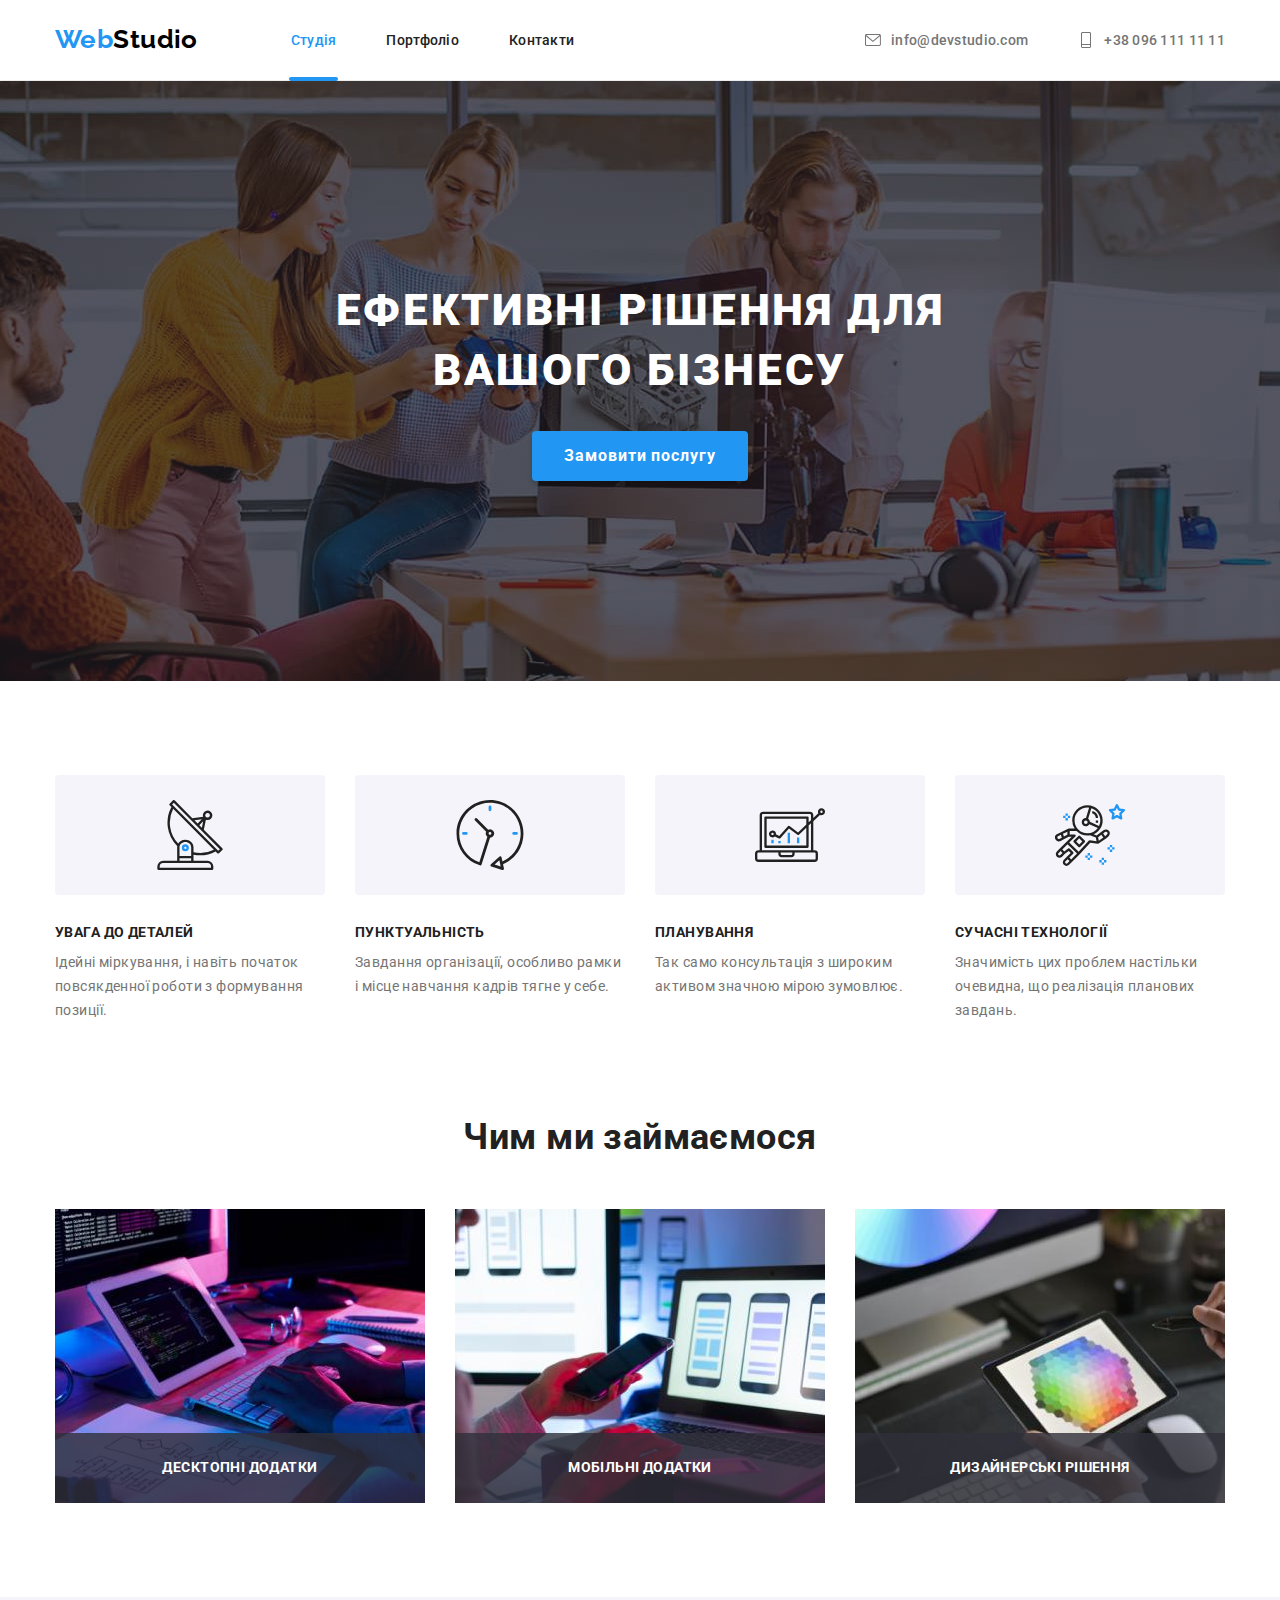
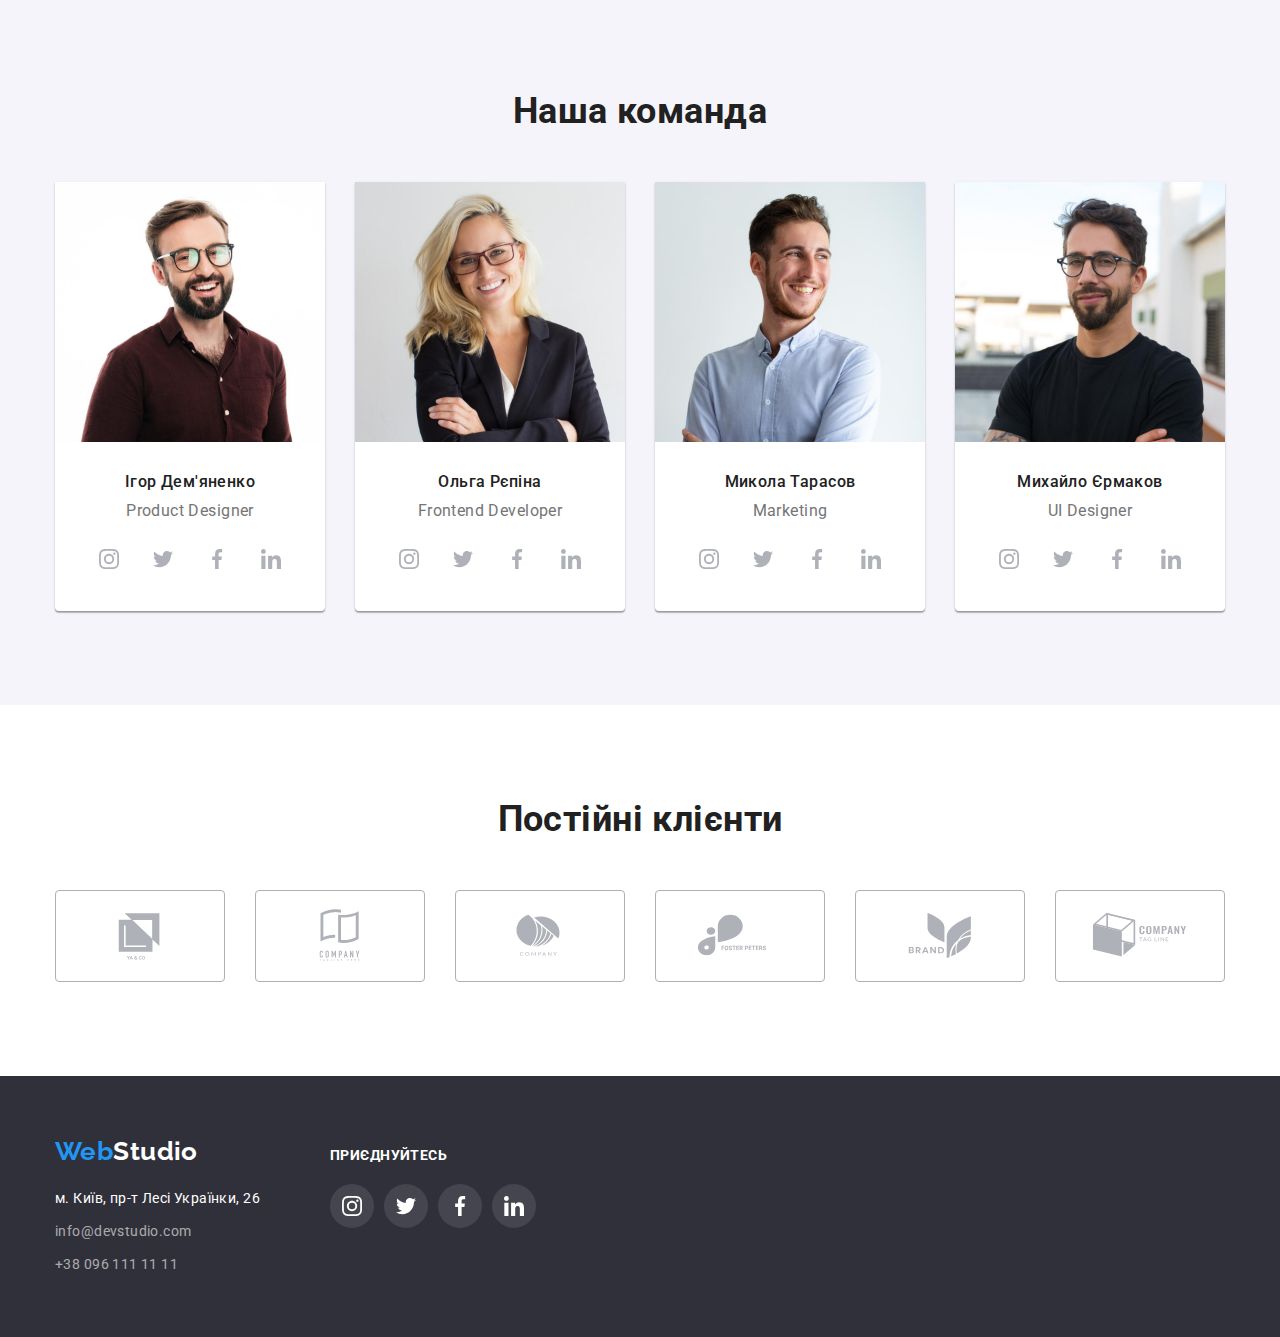
<file: index.html>
<!DOCTYPE html>

<html lang="uk">
	<head>
		<meta charset="UTF-8" />
		<meta http-equiv="X-UA-Compatible" content="IE=edge" />
		<meta name="viewport" content="width=device-width, initial-scale=1.0" />
		<title>Студія</title>
		<link rel="preconnect" href="https://fonts.googleapis.com" />
		<link rel="preconnect" href="https://fonts.gstatic.com" crossorigin />
		<link
			href="https://fonts.googleapis.com/css2?family=Montserrat:wght@400;700&family=Raleway:wght@700&family=Roboto:wght@400;500;700&display=swap"
			rel="stylesheet"
		/>
		<link
			rel="stylesheet"
			href="https://cdnjs.cloudflare.com/ajax/libs/modern-normalize/1.1.0/modern-normalize.min.css"
		/>
		<link rel="stylesheet" href="./css/styles.css" />
	</head>

	<body>
		<!-- ---------ШАПКА САЙТУ--------- -->

		<header class="header">
			<div class="container-header container">
				<nav class="header-nav">
					<a href="./index.html" lang="en" class="logo-link link">
						<span class="logo-web">Web</span><span class="logo-studio">Studio</span>
					</a>
					<!-- ---------Навігація по сайту--------- -->
					<ul class="header-nav-list list">
						<li class="nav-list-item">
							<a href="./index.html" class="nav-link link current">Студія</a>
						</li>
						<li class="nav-list-item">
							<a href="./portfolio.html" class="nav-link link">Портфоліо</a>
						</li>
						<li class="nav-list-item">
							<a href="" class="nav-link link">Контакти</a>
						</li>
					</ul>
				</nav>

				<!-- ---------КОНТАКТИ--------- -->

				<ul class="contacts-list list">
					<li class="contacts-list-item">
						<a href="mailto:info@devstudio.com" class="contacts-list-item-mail link">
							<svg class="mail-icon icon" width="16" height="12">
								<use href="./images/symbol-defs-new.svg#icon-envelope"></use>
							</svg>
							info@devstudio.com
						</a>
					</li>

					<li class="contacts-list-item">
						<a href="tel:+380961111111" class="contacts-list-item-tel link">
							<svg class="phone-icon icon" width="10" height="16">
								<use href="./images/symbol-defs-new.svg#icon-Mobile"></use></svg
							>+38 096 111 11 11
						</a>
					</li>
				</ul>
			</div>
		</header>

		<!-- ---------ОСНОВНИЙ КОНТЕНТ--------- -->

		<main class="main">
			<!-- ---------ГЕРОЙ--------- -->

			<section class="section-hero overlay">
				<div class="container">
					<h1 class="section-hero-title title">Ефективні рішення для вашого бізнесу</h1>

					<button type="button" data-modal-open class="section-hero-btn btn primary">Замовити послугу</button>
				</div>
			</section>

			<!-- ---------ОСОБЛИВОСТІ РОБОТИ--------- -->

			<section class="section-features section">
				<!-- Прихований заголовок -->

				<div class="container">
					<h2 class="visually-hidden">Особливості роботи</h2>
					<ul class="features-list list">
						<li class="features-list-item">
							<div class="features-list-box-icon">
								<svg class="features-list-icon" width="70" height="70">
									<use href="./images/symbol-defs-new.svg#icon-satel-plate"></use>
								</svg>
							</div>
							<h3 class="features-list-title title">УВАГА ДО ДЕТАЛЕЙ</h3>
							<p class="features-list-text text">
								Ідейні міркування, і навіть початок повсякденної роботи з формування позиції.
							</p>
						</li>

						<li class="features-list-item">
							<div class="features-list-box-icon">
								<svg class="features-list-icon" width="70" height="70">
									<use href="./images/symbol-defs-new.svg#icon-Clock"></use>
								</svg>
							</div>

							<h3 class="features-list-title title">ПУНКТУАЛЬНІСТЬ</h3>
							<p class="features-list-text text">
								Завдання організації, особливо рамки і місце навчання кадрів тягне у себе.
							</p>
						</li>

						<li class="features-list-item">
							<div class="features-list-box-icon">
								<svg class="features-list-icon" width="70" height="70">
									<use href="./images/symbol-defs-new.svg#icon-Planner"></use>
								</svg>
							</div>

							<h3 class="features-list-title title">ПЛАНУВАННЯ</h3>
							<p class="features-list-text text">Так само консультація з широким активом значною мірою зумовлює.</p>
						</li>

						<li class="features-list-item">
							<div class="features-list-box-icon">
								<svg class="features-list-icon" width="70" height="70">
									<use href="./images/symbol-defs-new.svg#icon-Cosm"></use>
								</svg>
							</div>

							<h3 class="features-list-title title">СУЧАСНІ ТЕХНОЛОГІЇ</h3>
							<p class="features-list-text text">
								Значимість цих проблем настільки очевидна, що реалізація планових завдань.
							</p>
						</li>
					</ul>
				</div>
			</section>

			<!-- ---------ЧИМ МИ ЗАЙМАЄМОСЬ---------  -->

			<section class="section-about section">
				<div class="container">
					<h2 class="section-about-title title">Чим ми займаємося</h2>

					<ul class="section-about-list list">
						<li class="about-list-item">
							<img src="./images/img-1.jpg" alt="Людина другує код сайта" width="370" height="294" />
							<p class="about-list-text">Десктопні додатки</p>
						</li>

						<li class="about-list-item">
							<img src="./images/img-2.jpg" alt="Розробка інтерфейсу для смартфонів" width="370" height="294" />
							<p class="about-list-text">Мобільні додатки</p>
						</li>

						<li class="about-list-item">
							<img src="./images/img-3.jpg" alt="Робота над вибором кольору на планшеті" width="370" height="294" />
							<p class="about-list-text">Дизайнерські рішення</p>
						</li>
					</ul>
				</div>
			</section>

			<!-- ---------НАША КОМАНДА--------- -->

			<section class="section-team section">
				<div class="container">
					<h2 class="section-team-title title">Наша команда</h2>

					<ul class="team-list list">
						<li class="team-item">
							<img src="./images/command-img-1.jpg" alt="Фото сотрудника" width="270" height="260" />
							<div class="card-team">
								<h3 class="team-item-title title">Ігор Дем'яненко</h3>
								<p lang="en" class="team-item-text text">Product Designer</p>
								<ul class="team-soc-link-list list">
									<li class="team-soc-link-item">
										<a href="#" target="_blank" rel="noopener nofollow noreferrer" class="team-soc-link link"
											><svg class="inst-link-icon icon" width="20" height="20">
												<use href="./images/symbol-defs-new.svg#icon-Insta"></use></svg
										></a>
									</li>
									<li class="team-soc-link-item">
										<a href="#" target="_blank" rel="noopener nofollow noreferrer" class="team-soc-link link"
											><svg class="twit-link-icon icon" width="20" height="20">
												<use href="./images/symbol-defs-new.svg#icon-Twit"></use></svg
										></a>
									</li>
									<li class="team-soc-link-item">
										<a href="#" target="_blank" rel="noopener nofollow noreferrer" class="team-soc-link link"
											><svg class="fb-link-icon icon" width="20" height="20">
												<use href="./images/symbol-defs-new.svg#icon-FaceB"></use></svg
										></a>
									</li>
									<li class="team-soc-link-item">
										<a href="#" target="_blank" rel="noopener nofollow noreferrer" class="team-soc-link link"
											><svg class="in-link-icon icon" width="20" height="20">
												<use href="./images/symbol-defs-new.svg#icon-LinkIn"></use></svg
										></a>
									</li>
								</ul>
							</div>
						</li>

						<li class="team-item">
							<img src="./images/command-img-2.jpg" alt="Фото сотрудника" width="270" height="260" />

							<div class="card-team">
								<h3 class="team-item-title title">Ольга Рєпіна</h3>
								<p lang="en" class="team-item-text text">Frontend Developer</p>
								<ul class="team-soc-link-list list">
									<li class="team-soc-link-item">
										<a href="#" target="_blank" rel="noopener nofollow noreferrer" class="team-soc-link link"
											><svg class="inst-link-icon icon" width="20" height="20">
												<use href="./images/symbol-defs-new.svg#icon-Insta"></use></svg
										></a>
									</li>
									<li class="team-soc-link-item">
										<a href="#" target="_blank" rel="noopener nofollow noreferrer" class="team-soc-link link"
											><svg class="twit-link-icon icon" width="20" height="20">
												<use href="./images/symbol-defs-new.svg#icon-Twit"></use></svg
										></a>
									</li>
									<li class="team-soc-link-item">
										<a href="#" target="_blank" rel="noopener nofollow noreferrer" class="team-soc-link link"
											><svg class="fb-link-icon icon" width="20" height="20">
												<use href="./images/symbol-defs-new.svg#icon-FaceB"></use></svg
										></a>
									</li>
									<li class="team-soc-link-item">
										<a href="#" target="_blank" rel="noopener nofollow noreferrer" class="team-soc-link link"
											><svg class="in-link-icon icon" width="20" height="20">
												<use href="./images/symbol-defs-new.svg#icon-LinkIn"></use></svg
										></a>
									</li>
								</ul>
							</div>
						</li>

						<li class="team-item">
							<img src="./images/command-img-3.jpg" alt="Фото сотрудника" width="270" height="260" />

							<div class="card-team">
								<h3 class="team-item-title title">Микола Тарасов</h3>
								<p lang="en" class="team-item-text text">Marketing</p>
								<ul class="team-soc-link-list list">
									<li class="team-soc-link-item">
										<a href="#" target="_blank" rel="noopener nofollow noreferrer" class="team-soc-link link"
											><svg class="inst-link-icon icon" width="20" height="20">
												<use href="./images/symbol-defs-new.svg#icon-Insta"></use></svg
										></a>
									</li>
									<li class="team-soc-link-item">
										<a href="#" target="_blank" rel="noopener nofollow noreferrer" class="team-soc-link link"
											><svg class="twit-link-icon icon" width="20" height="20">
												<use href="./images/symbol-defs-new.svg#icon-Twit"></use></svg
										></a>
									</li>
									<li class="team-soc-link-item">
										<a href="#" target="_blank" rel="noopener nofollow noreferrer" class="team-soc-link link"
											><svg class="fb-link-icon icon" width="20" height="20">
												<use href="./images/symbol-defs-new.svg#icon-FaceB"></use></svg
										></a>
									</li>
									<li class="team-soc-link-item">
										<a href="#" target="_blank" rel="noopener nofollow noreferrer" class="team-soc-link link"
											><svg class="in-link-icon icon" width="20" height="20">
												<use href="./images/symbol-defs-new.svg#icon-LinkIn"></use></svg
										></a>
									</li>
								</ul>
							</div>
						</li>

						<li class="team-item">
							<img src="./images/command-img-4.jpg" alt="Фото сотрудника" width="270" height="260" />

							<div class="card-team">
								<h3 class="team-item-title title">Михайло Єрмаков</h3>
								<p lang="en" class="team-item-text text">UI Designer</p>
								<ul class="team-soc-link-list list">
									<li class="team-soc-link-item">
										<a href="#" target="_blank" rel="noopener nofollow noreferrer" class="team-soc-link link"
											><svg class="inst-link-icon icon" width="20" height="20">
												<use href="./images/symbol-defs-new.svg#icon-Insta"></use></svg
										></a>
									</li>
									<li class="team-soc-link-item">
										<a href="#" target="_blank" rel="noopener nofollow noreferrer" class="team-soc-link link"
											><svg class="twit-link-icon icon" width="20" height="20">
												<use href="./images/symbol-defs-new.svg#icon-Twit"></use></svg
										></a>
									</li>
									<li class="team-soc-link-item">
										<a href="#" target="_blank" rel="noopener nofollow noreferrer" class="team-soc-link link"
											><svg class="fb-link-icon icon" width="20" height="20">
												<use href="./images/symbol-defs-new.svg#icon-FaceB"></use></svg
										></a>
									</li>
									<li class="team-soc-link-item">
										<a href="#" target="_blank" rel="noopener nofollow noreferrer" class="team-soc-link link"
											><svg class="in-link-icon icon" width="20" height="20">
												<use href="./images/symbol-defs-new.svg#icon-LinkIn"></use></svg
										></a>
									</li>
								</ul>
							</div>
						</li>
					</ul>
				</div>
			</section>
			<!-- -----------------ПОСТІЙНІ КЛІЄНТИ----------------- -->

			<section class="section-clients section">
				<div class="container">
					<h2 class="section-clients-title title">Постійні клієнти</h2>
					<ul class="clients-list list">
						<li class="clients-list-item">
							<a href="#" target="_blank" rel="noopener nofollow noreferrer" class="clients-list-link link"
								><svg class="client-icon icon" width="106" height="60">
									<use href="./images/symbol-defs-new.svg#icon-Logo1_YaGo"></use></svg
							></a>
						</li>

						<li class="clients-list-item">
							<a href="#" target="_blank" rel="noopener nofollow noreferrer" class="clients-list-link link"
								><svg class="client-icon icon" width="106" height="60">
									<use href="./images/symbol-defs-new.svg#icon-Logo2_tagline_here"></use></svg
							></a>
						</li>

						<li class="clients-list-item">
							<a href="#" target="_blank" rel="noopener nofollow noreferrer" class="clients-list-link link"
								><svg class="client-icon icon" width="106" height="60">
									<use href="./images/symbol-defs-new.svg#icon-Logo3_COMPANY"></use></svg
							></a>
						</li>

						<li class="clients-list-item">
							<a href="#" target="_blank" rel="noopener nofollow noreferrer" class="clients-list-link link"
								><svg class="client-icon icon" width="106" height="60">
									<use href="./images/symbol-defs-new.svg#icon-Logo4_FosterPeters"></use></svg
							></a>
						</li>

						<li class="clients-list-item">
							<a href="#" target="_blank" rel="noopener nofollow noreferrer" class="clients-list-link link"
								><svg class="client-icon icon" width="106" height="60">
									<use href="./images/symbol-defs-new.svg#icon-Logo5_Brand"></use></svg
							></a>
						</li>

						<li class="clients-list-item">
							<a href="#" target="_blank" rel="noopener nofollow noreferrer" class="clients-list-link link"
								><svg class="client-icon icon" width="106" height="60">
									<use href="./images/symbol-defs-new.svg#icon-Logo6_TagLine"></use></svg
							></a>
						</li>
					</ul>
				</div>
			</section>

			<!-- ----------------МОДАЛЬНЕ ВІКНО----------------- -->

			<div class="backdrop is-hidden" data-modal>
				<div class="modal">
					<button type="button" data-modal-close class="modal-btn btn"></button>
				</div>
			</div>
		</main>

		<!-- -----------------ФУТЕР----------------- -->
		<footer class="footer">
			<div class="footer-container container">
				<div class="footer-adress-container">
					<a href="./index.html" lang="en" class="logo-link link">
						<span class="logo-web">Web</span><span class="logo-studio">Studio</span>
					</a>

					<address class="adress">
						<ul class="adress-list list">
							<li class="adress-list-item">
								<a
									href="https://goo.gl/maps/tMdfLY8MztBDmofm9"
									target="_blank"
									rel="noopener nofollow noreferrer"
									class="adress-link link"
									>м. Київ, пр-т Лесі Українки, 26
								</a>
							</li>

							<li class="adress-list-item">
								<a href="mailto:info@devstudio.com" lang="en" class="contacts-list-item-mail link"
									>info@devstudio.com</a
								>
							</li>

							<li class="adress-list-item">
								<a href="tel:+380961111111" class="contacts-list-item-tel link">+38 096 111 11 11</a>
							</li>
						</ul>
					</address>
				</div>

				<div class="footer-soc-links-box">
					<p class="pre-footer-soc-links">приєднуйтесь</p>
					<ul class="footer-soc-link-list list">
						<li class="footer-soc-link-item">
							<a href="#" target="_blank" rel="noopener nofollow noreferrer" class="footer-soc-link link"
								><svg class="footer-inst-link-icon icon" width="20" height="20">
									<use href="./images/symbol-defs-new.svg#icon-Insta"></use></svg
							></a>
						</li>
						<li class="footer-soc-link-item">
							<a href="#" target="_blank" rel="noopener nofollow noreferrer" class="footer-soc-link link"
								><svg class="footer-twit-link-icon icon" width="20" height="20">
									<use href="./images/symbol-defs-new.svg#icon-Twit"></use></svg
							></a>
						</li>
						<li class="footer-soc-link-item">
							<a href="#" target="_blank" rel="noopener nofollow noreferrer" class="footer-soc-link link"
								><svg class="footer-fb-link-icon icon" width="20" height="20">
									<use href="./images/symbol-defs-new.svg#icon-FaceB"></use></svg
							></a>
						</li>
						<li class="footer-soc-link-item">
							<a href="#" target="_blank" rel="noopener nofollow noreferrer" class="footer-soc-link link"
								><svg class="footer-in-link-icon icon" width="20" height="20">
									<use href="./images/symbol-defs-new.svg#icon-LinkIn"></use></svg
							></a>
						</li>
					</ul>
				</div>
			</div>
		</footer>
		<script src="./js/modal.js"></script>
	</body>
</html>
</file>
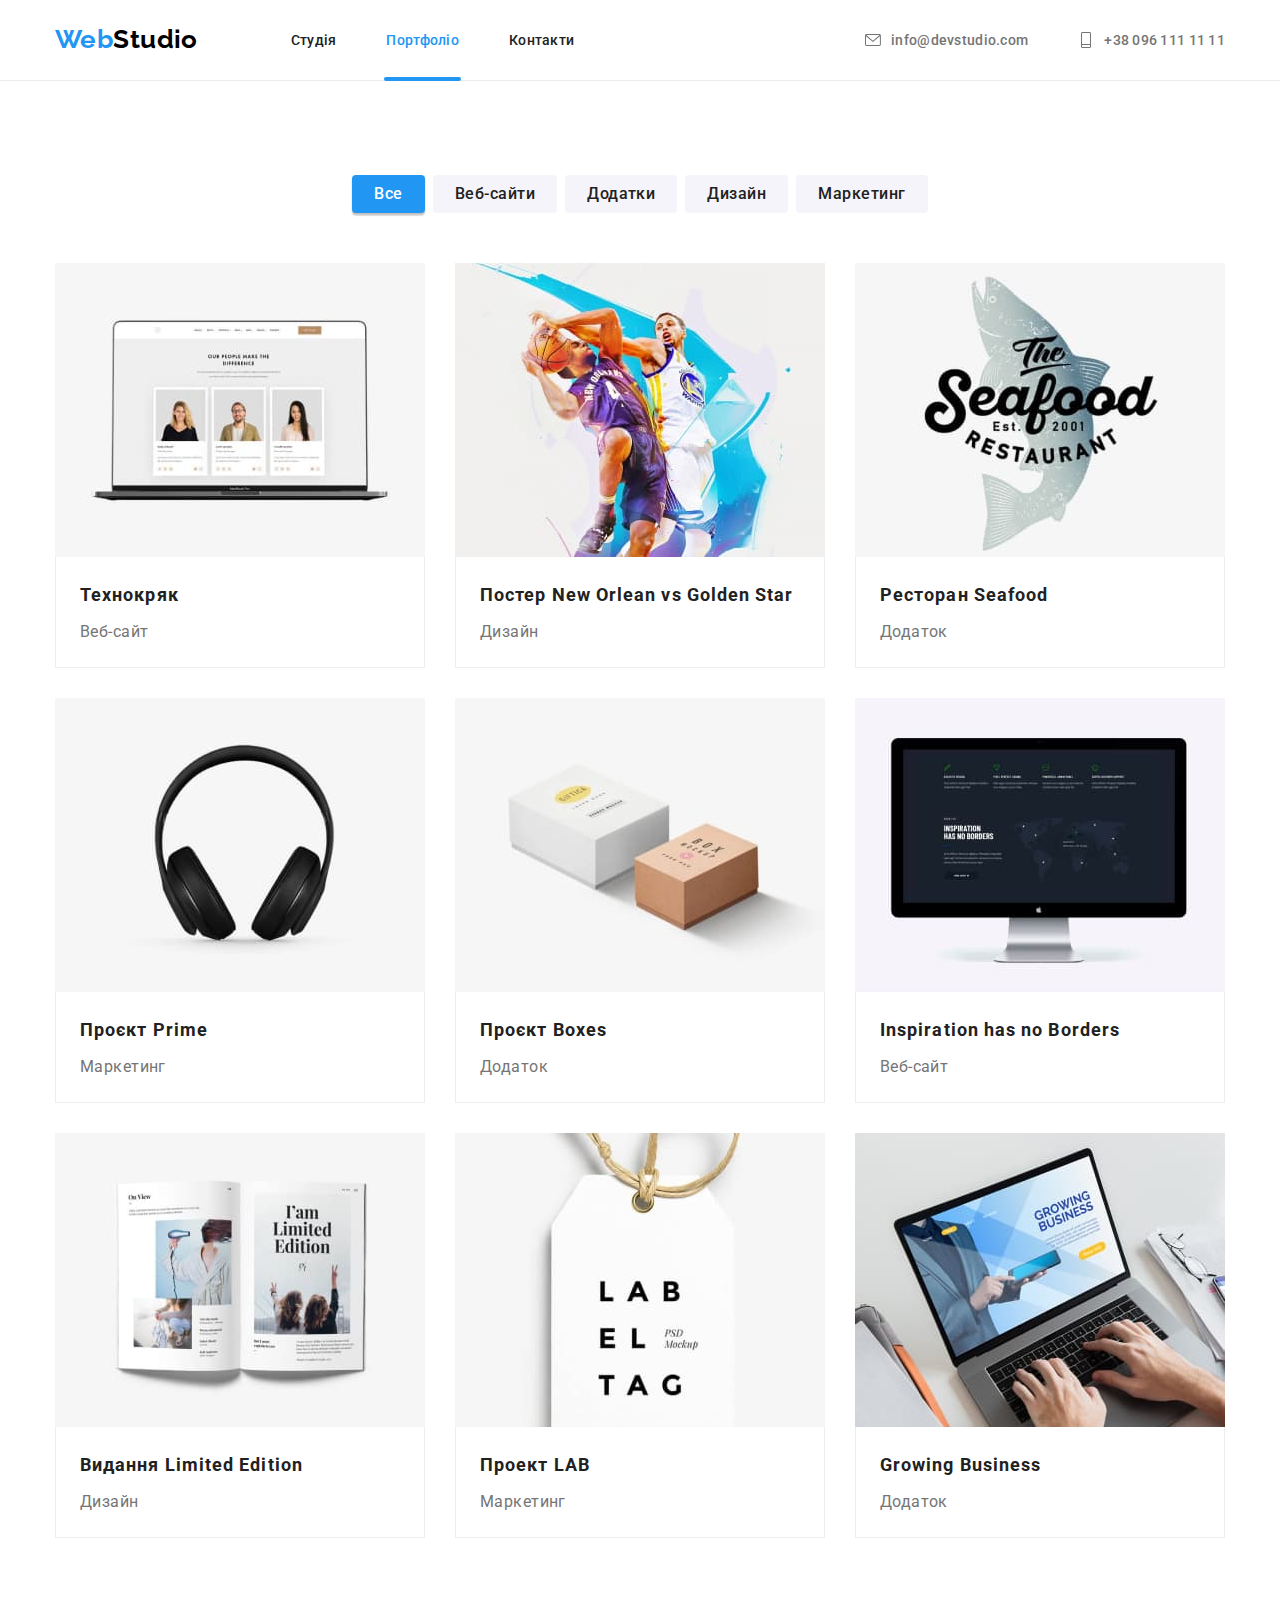
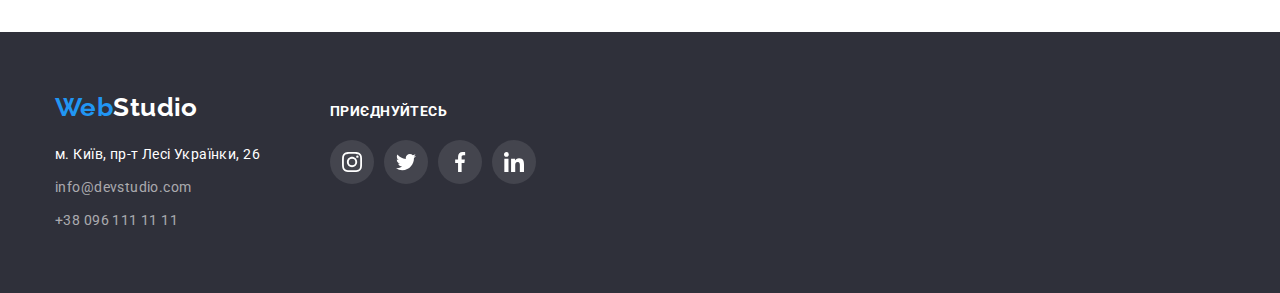
<file: portfolio.html>
<!DOCTYPE html>

<html lang="uk">
	<head>
		<meta charset="UTF-8" />
		<meta http-equiv="X-UA-Compatible" content="IE=edge" />
		<meta name="viewport" content="width=device-width, initial-scale=1.0" />
		<title>Студія</title>
		<link rel="preconnect" href="https://fonts.googleapis.com" />
		<link rel="preconnect" href="https://fonts.gstatic.com" crossorigin />
		<link
			href="https://fonts.googleapis.com/css2?family=Montserrat:wght@400;700&family=Raleway:wght@700&family=Roboto:wght@400;500;700;900&display=swap"
			rel="stylesheet"
		/>
		<link
			rel="stylesheet"
			href="https://cdnjs.cloudflare.com/ajax/libs/modern-normalize/1.1.0/modern-normalize.min.css"
		/>
		<link rel="stylesheet" href="./css/styles.css" />
	</head>

	<body>
		<!-- ---------ШАПКА САЙТУ--------- -->
		<header class="header">
			<div class="container-header container">
				<nav class="header-nav">
					<a href="./index.html" lang="en" class="logo-link link">
						<span class="logo-web">Web</span><span class="logo-studio">Studio</span>
					</a>
					<!-- Навігація по сайту -->
					<ul class="header-nav-list list">
						<li class="nav-list-item">
							<a href="./index.html" class="nav-link link">Студія</a>
						</li>
						<li class="nav-list-item">
							<a href="" class="nav-link link current">Портфоліо</a>
						</li>
						<li class="nav-list-item">
							<a href="" class="nav-link link">Контакти</a>
						</li>
					</ul>
				</nav>
				<!-- ---------КОНТАКТИ--------- -->

				<ul class="contacts-list list">
					<li class="contacts-list-item">
						<a href="mailto:info@devstudio.com" class="contacts-list-item-mail link">
							<svg class="mail-icon icon" width="16" height="12">
								<use href="./images/symbol-defs-new.svg#icon-envelope"></use>
							</svg>
							info@devstudio.com
						</a>
					</li>

					<li class="contacts-list-item">
						<a href="tel:+380961111111" class="contacts-list-item-tel link">
							<svg class="phone-icon icon" width="10" height="16">
								<use href="./images/symbol-defs-new.svg#icon-Mobile"></use></svg
							>+38 096 111 11 11
						</a>
					</li>
				</ul>
			</div>
		</header>

		<main class="main">
			<section class="section-portfolio section">
				<!-- Прихований заголовок -->
				<h1 class="visually-hidden">Портфоліо</h1>
				<!-- Фільтр - список кнопок -->
				<div class="container">
					<ul class="portfolio-buttons-list list">
						<li class="buttons-list-item"><button type="button" class="portfolio-list-btn btn primary">Все</button></li>

						<li class="buttons-list-item">
							<button type="button" class="portfolio-list-btn btn socondary">Веб-сайти</button>
						</li>

						<li class="buttons-list-item">
							<button type="button" class="portfolio-list-btn btn socondary">Додатки</button>
						</li>

						<li class="buttons-list-item">
							<button type="button" class="portfolio-list-btn btn socondary">Дизайн</button>
						</li>

						<li class="buttons-list-item">
							<button type="button" class="portfolio-list-btn btn socondary">Маркетинг</button>
						</li>
					</ul>

					<!-- Список посилань на проекти -->
					<ul class="portfolio-project-list list">
						<li class="project-list-item">
							<a href="" class="project-list-link link">
								<div class="project-list-item-description">
									<img
										src="./images/technokryak-1.jpg"
										alt="Розроблений веб-сайт показаний на ноутбуці"
										width="370"
										height="294"
									/>
									<p class="project-list-item-description-text-hidden">
										Ресурс пропонує комплексні пропозиції з різним рівнем функціоналу та сервісів. Все це дозволить
										відвідувачу отримати вичерпні відомості про компанію чи приватну особу.
									</p>
								</div>

								<div class="card-portfolio">
									<h2 class="project-list-title title">Технокряк</h2>
									<p class="project-list-text text">Веб-сайт</p>
								</div>
							</a>
						</li>
						<li class="project-list-item">
							<a href="" class="project-list-link link">
								<div class="project-list-item-description">
									<img src="./images/poster-new-orlean-1.jpg" alt="Постер з баскетболістами" width="370" height="294" />
									<p class="project-list-item-description-text-hidden">
										Ресурс пропонує комплексні пропозиції з різним рівнем функціоналу та сервісів. Все це дозволить
										відвідувачу отримати вичерпні відомості про компанію чи приватну особу.
									</p>
								</div>

								<div class="card-portfolio">
									<h2 class="project-list-title title">Постер New Orlean vs Golden Star</h2>
									<p class="project-list-text text">Дизайн</p>
								</div>
							</a>
						</li>
						<li class="project-list-item">
							<a href="" class="project-list-link link">
								<div class="project-list-item-description">
									<img src="./images/restoran-seafood-1.jpg" alt="Логотип ресторану" width="370" height="294" />
									<p class="project-list-item-description-text-hidden">
										Ресурс пропонує комплексні пропозиції з різним рівнем функціоналу та сервісів. Все це дозволить
										відвідувачу отримати вичерпні відомості про компанію чи приватну особу.
									</p>
								</div>

								<div class="card-portfolio">
									<h2 class="project-list-title title">Ресторан Seafood</h2>
									<p class="project-list-text text">Додаток</p>
								</div>
							</a>
						</li>
						<li class="project-list-item">
							<a href="" class="project-list-link link">
								<div class="project-list-item-description">
									<img src="./images/project-prime-1.jpg" alt="Навушники" width="370" height="294" />
									<p class="project-list-item-description-text-hidden">
										Ресурс пропонує комплексні пропозиції з різним рівнем функціоналу та сервісів. Все це дозволить
										відвідувачу отримати вичерпні відомості про компанію чи приватну особу.
									</p>
								</div>

								<div class="card-portfolio">
									<h2 class="project-list-title title">Проєкт Prime</h2>
									<p class="project-list-text text">Маркетинг</p>
								</div>
							</a>
						</li>
						<li class="project-list-item">
							<a href="" class="project-list-link link">
								<div class="project-list-item-description">
									<img src="./images/project-boxes-1.jpg" alt="Дві коробки" width="370" height="294" />
									<p class="project-list-item-description-text-hidden">
										Ресурс пропонує комплексні пропозиції з різним рівнем функціоналу та сервісів. Все це дозволить
										відвідувачу отримати вичерпні відомості про компанію чи приватну особу.
									</p>
								</div>

								<div class="card-portfolio">
									<h2 class="project-list-title title">Проєкт Boxes</h2>
									<p class="project-list-text text">Додаток</p>
								</div></a
							>
						</li>
						<li class="project-list-item">
							<a href="" class="project-list-link link">
								<div class="project-list-item-description">
									<img
										src="./images/inspiration-monitor-1.jpg"
										alt="Мапа світу показана на моніторі"
										width="370"
										height="294"
									/>
									<p class="project-list-item-description-text-hidden">
										Ресурс пропонує комплексні пропозиції з різним рівнем функціоналу та сервісів. Все це дозволить
										відвідувачу отримати вичерпні відомості про компанію чи приватну особу.
									</p>
								</div>

								<div class="card-portfolio">
									<h2 class="project-list-title title">Inspiration has no Borders</h2>
									<p class="project-list-text text">Веб-сайт</p>
								</div>
							</a>
						</li>
						<li class="project-list-item">
							<a href="" class="project-list-link link">
								<div class="project-list-item-description">
									<img src="./images/limited-edition-1.jpg" alt="Відкрита книжка" width="370" height="294" />
									<p class="project-list-item-description-text-hidden">
										Ресурс пропонує комплексні пропозиції з різним рівнем функціоналу та сервісів. Все це дозволить
										відвідувачу отримати вичерпні відомості про компанію чи приватну особу.
									</p>
								</div>

								<div class="card-portfolio">
									<h2 class="project-list-title title">Видання Limited Edition</h2>
									<p class="project-list-text text">Дизайн</p>
								</div>
							</a>
						</li>
						<li class="project-list-item">
							<a href="" class="project-list-link link">
								<div class="project-list-item-description">
									<img src="./images/project-lab-1.jpg" alt="Бірка товару" width="370" height="294" />
									<p class="project-list-item-description-text-hidden">
										Ресурс пропонує комплексні пропозиції з різним рівнем функціоналу та сервісів. Все це дозволить
										відвідувачу отримати вичерпні відомості про компанію чи приватну особу.
									</p>
								</div>

								<div class="card-portfolio">
									<h2 class="project-list-title title">Проект LAB</h2>
									<p class="project-list-text text">Маркетинг</p>
								</div>
							</a>
						</li>
						<li class="project-list-item">
							<a href="" class="project-list-link link">
								<div class="project-list-item-description">
									<img
										src="./images/growimg-business-1.jpg"
										alt="Людина працює за ноутбуком"
										width="370"
										height="294"
									/>
									<p class="project-list-item-description-text-hidden">
										Ресурс пропонує комплексні пропозиції з різним рівнем функціоналу та сервісів. Все це дозволить
										відвідувачу отримати вичерпні відомості про компанію чи приватну особу.
									</p>
								</div>

								<div class="card-portfolio">
									<h2 class="project-list-title title">Growing Business</h2>
									<p class="project-list-text text">Додаток</p>
								</div>
							</a>
						</li>
					</ul>
				</div>
			</section>
		</main>

		<!-- Футер -->
		<footer class="footer">
			<div class="footer-container container">
				<div class="footer-adress-container">
					<a href="./index.html" lang="en" class="logo-link link">
						<span class="logo-web">Web</span><span class="logo-studio">Studio</span>
					</a>

					<address class="adress">
						<ul class="adress-list list">
							<li class="adress-list-item">
								<a
									href="https://goo.gl/maps/tMdfLY8MztBDmofm9"
									target="_blank"
									rel="noopener nofollow noreferrer"
									class="adress-link link"
									>м. Київ, пр-т Лесі Українки, 26
								</a>
							</li>

							<li class="adress-list-item">
								<a href="mailto:info@devstudio.com" lang="en" class="contacts-list-item-mail link"
									>info@devstudio.com</a
								>
							</li>

							<li class="adress-list-item">
								<a href="tel:+380961111111" class="contacts-list-item-tel link">+38 096 111 11 11</a>
							</li>
						</ul>
					</address>
				</div>

				<div class="footer-soc-links-box">
					<p class="pre-footer-soc-links">приєднуйтесь</p>
					<ul class="footer-soc-link-list list">
						<li class="footer-soc-link-item">
							<a href="#" target="_blank" rel="noopener nofollow noreferrer" class="footer-soc-link link"
								><svg class="footer-inst-link-icon icon" width="20" height="20">
									<use href="./images/symbol-defs-new.svg#icon-Insta"></use></svg
							></a>
						</li>
						<li class="footer-soc-link-item">
							<a href="#" target="_blank" rel="noopener nofollow noreferrer" class="footer-soc-link link"
								><svg class="footer-twit-link-icon icon" width="20" height="20">
									<use href="./images/symbol-defs-new.svg#icon-Twit"></use></svg
							></a>
						</li>
						<li class="footer-soc-link-item">
							<a href="#" target="_blank" rel="noopener nofollow noreferrer" class="footer-soc-link link"
								><svg class="footer-fb-link-icon icon" width="20" height="20">
									<use href="./images/symbol-defs-new.svg#icon-FaceB"></use></svg
							></a>
						</li>
						<li class="footer-soc-link-item">
							<a href="#" target="_blank" rel="noopener nofollow noreferrer" class="footer-soc-link link"
								><svg class="footer-in-link-icon icon" width="20" height="20">
									<use href="./images/symbol-defs-new.svg#icon-LinkIn"></use></svg
							></a>
						</li>
					</ul>
				</div>
			</div>
		</footer>
	</body>
</html>
</file>
<file: css/styles.css>
/* Main background color #F5F5F5 */
/* Main text color #757575 */
/* Secondary background color #F5F4FA */
/* Backgroung-footer and hero #2F303A */
/* logo, buttoms hover and focus #2196F3 */
/* Hero main text,
   text of hover and focus buttoms and anchors,
   footer main text #FFFFFF */
/* Second text color  rgba(255, 255, 255, 0.6) */
/* Section titles color #212121 */
/* #EEEEEE */
/* Logo color  #000000*/
/* #ECECEC */

/* Шрифти */
/* Raleway 700*/
/* Roboto 400*/
/* Roboto 500*/
/* Roboto 700*/
/* Roboto 900*/

:root {
	--primary-text-color: #757575;
	--title-text-color: #212121;
	--accent-color: #2196f3;
	--accent-button-color: #ffffff;
	--second-text-color: rgba(255, 255, 255, 0.6);
	--secondary-background-color: #f5f4fa;
	--third-text-color: #ffffff;
	--third-background-color: #2f303a;
	--main-background-color: #ffffff;
	--header-border-line-color: #ececec;
	--cards-border-color: #eeeeee;
	--hero-background-color: #c4c4c4;
	--company-list-color: #afb1b8;
	--company-list-color-border: #afb1b8;
	--team-soc-link-color: #afb1b8;

	/* --container-outline: 1px solid red; */
}

/* Основні стилі */
body {
	background-color: var(--main-background-color);
	color: var(--primary-text-color);
	font-family: Roboto, sans-serif;
	letter-spacing: 0.03em;
	font-size: 14px;
}

.container {
	margin-left: auto;
	margin-right: auto;
	padding-left: 15px;
	padding-right: 15px;

	width: 1200px;
}

.section {
	padding-top: 94px;
	padding-bottom: 94px;
}

h1,
h2,
h3,
h4,
h5,
h6,
ul,
p {
	margin: 0;
}

img {
	display: block;
	max-width: 100%;
	height: auto;
}

/* Прибираємо крапки зі списків */
/* Обнуляємо padding and margin списків */
.list {
	padding: 0;
	margin: 0;

	list-style: none;
}

address {
	font-style: normal;
}

button {
	display: block;
	margin: 0 auto;
	cursor: pointer;
	border: none;
	border-radius: 4px;
}

/* Прибираємо підкреслення у посилань */
.link {
	text-decoration: none;
}

.icon {
	fill: currentColor;
}

/* Хедер */

.container-header {
	display: flex;
	align-items: center;
}

.header-nav {
	display: flex;
	align-items: center;
}

.contacts-list {
	display: flex;
	margin-left: auto;
}

.header-nav-list {
	display: flex;
	align-items: center;
}

.header {
	border-bottom: 1px solid var(--header-border-line-color);
}

/* Логотип */

.logo-web,
.logo-studio {
	font-family: "Raleway", sans-serif;
	font-weight: 700;
	font-size: 26px;
	line-height: 1.2;
}

.logo-web {
	color: var(--accent-color);
}
.logo-studio {
	color: #000000;
}

/* Site-nav */
.nav-link {
	display: block;
	padding-top: 32px;
	padding-bottom: 32px;
	font-weight: 500;
	letter-spacing: 0.02em;

	color: var(--title-text-color);

	transition-property: color;
	transition-duration: 250ms;
	transition-timing-function: cubic-bezier(0.4, 0, 0.2, 1);
}

.nav-link.current {
	color: var(--accent-color);
}

.nav-link:hover,
.nav-link:focus {
	color: var(--accent-color);
}

.contacts-list .link:hover,
.contacts-list .link:focus {
	color: var(--accent-color);
}

/* Контакти */
.contacts-list-item .link {
	display: flex;
	align-items: center;
	padding-top: 32px;
	padding-bottom: 32px;
	font-weight: 500;
	letter-spacing: 0.02em;

	color: currentColor;

	transition-property: color;
	transition-duration: 250ms;
	transition-timing-function: cubic-bezier(0.4, 0, 0.2, 1);
}

.header-nav .logo-link {
	margin-right: 93px;
	padding-top: 24px;
	padding-bottom: 25px;
}

.header-nav-list .nav-list-item + .nav-list-item {
	margin-left: 50px;
}

.logo-link {
	display: block;
}

.contacts-list .contacts-list-item + .contacts-list-item {
	margin-left: 50px;
}

.contacts-list-item .icon {
	width: 16px;
	margin-right: 10px;
}

.nav-list-item {
	position: relative;
}

.nav-list-item .current::after {
	position: absolute;
	bottom: -1px;
	left: -2px;
	content: "";
	display: block;
	width: calc(100% + 4px);
	height: 4px;

	background-color: var(--accent-color);
	border-radius: 2px;
}

/* Заголовки секцій і списків */

/* ---------ГЕРОЙ--------- */

.section-hero-title,
.footer .logo-studio {
	color: var(--third-text-color);
}

.section-hero-title {
	font-weight: 900;
	font-size: 44px;
	line-height: 1.36;
	text-align: center;
	letter-spacing: 0.06em;
	text-transform: uppercase;

	max-width: 696px;

	margin-left: auto;
	margin-right: auto;
	margin-bottom: 30px;
}

.section-hero-btn {
	display: block;

	padding: 10px 32px;

	color: var(--accent-button-color);
	font-family: inherit;
	font-weight: 700;
	font-size: 16px;
	line-height: 1.88;
	align-items: center;
	text-align: center;
	letter-spacing: 0.06em;
	background-color: var(--accent-color);

	box-shadow: 0px 4px 4px rgba(0, 0, 0, 0.15);
}

.overlay {
	max-width: 1600px;
	height: 600px;

	margin-left: auto;
	margin-right: auto;

	padding-top: 200px;
	padding-bottom: 200px;

	background-image: linear-gradient(to right, rgba(47, 48, 58, 0.4), rgba(47, 48, 58, 0.4)),
		url(../images/Hero-image_new.jpg);

	background-color: var(--hero-background-color);
	background-size: cover;
	background-position: center;
	background-repeat: no-repeat;
}
/* ---------ОСОБЛИВОСТІ РОБОТИ--------- */

.features-list-box-icon {
	display: flex;

	width: 270px;
	height: 120px;
	margin: auto;

	background-color: #f5f4fa;
	border-radius: 4px;

	justify-content: center;
	align-items: center;

	margin-bottom: 30px;
}

.section-features {
	padding-bottom: 0;
}

.features-list-title {
	margin-bottom: 10px;

	color: var(--title-text-color);
	font-weight: 700;
	font-size: inherit;
	line-height: 1.14;
	text-transform: uppercase;
}

.features-list-text {
	margin: 0;

	font-size: inherit;
	line-height: 1.71;
}

.features-list {
	display: flex;
}

.features-list-item {
	width: 270px;
}

.features-list .features-list-item + .features-list-item {
	margin-left: 30px;
}

/* ---------ЧИМ МИ ЗАЙМАЄМОСЬ--------- */

.section-about-title,
.section-team-title,
.section-clients-title {
	margin-bottom: 50px;

	color: var(--title-text-color);
	font-weight: 700;
	font-size: 36px;
	line-height: 1.16;
	text-align: center;
}

.section-about-list {
	margin: 0;
	padding: 0;
	display: flex;
	justify-content: space-between;
}

.about-list-item {
	position: relative;
}

.about-list-text {
	position: absolute;

	display: flex;

	justify-content: center;
	align-items: center;

	left: 0;
	bottom: 0;

	width: 100%;
	height: 70px;

	font-weight: 700;
	line-height: 1.14;
	text-transform: uppercase;

	color: var(--third-text-color);
	background-color: rgba(47, 48, 58, 0.8);
}
/* ---------НАША КОМАНДА--------- */

.team-item-title {
	color: var(--title-text-color);
	font-weight: 500;
	font-size: 16px;
	line-height: 1.19;
	text-align: center;
}

.team-item-text {
	font-size: 16px;
	line-height: 1.19;
	text-align: center;
	margin-bottom: 16px;
}

.section-team {
	background-color: var(--secondary-background-color);
}

.team-list {
	display: flex;
}

.team-item {
	width: 270px;
	background-color: #ffffff;
	box-shadow: 0px 1px 3px rgba(0, 0, 0, 0.12), 0px 1px 1px rgba(0, 0, 0, 0.14), 0px 2px 1px rgba(0, 0, 0, 0.2);
	border-radius: 0px 0px 4px 4px;
}

.team-item:not(:last-child) {
	margin-right: 30px;
}

.team-item-title {
	margin-bottom: 10px;
}

.team-item {
	flex-basis: calc((100% - 30px * 3) / 4);
}

.card-team {
	padding: 30px 0;
}

.team-soc-link-list,
.footer-soc-link-list {
	display: flex;
	justify-content: center;
}

.team-soc-link-item,
.footer-soc-link-item {
	width: 44px;
	height: 44px;
}

.team-soc-link-item .link {
	display: flex;
	justify-content: center;
	align-items: center;

	width: 100%;
	height: 100%;

	color: var(--team-soc-link-color);
	border-radius: 50%;

	transition-property: color, background-color;
	transition-duration: 250ms;
	transition-timing-function: cubic-bezier(0.4, 0, 0.2, 1);
}

.team-soc-link:hover,
.team-soc-link:focus {
	background-color: var(--accent-color);
	color: #ffffff;
}

.team-soc-link-item + .team-soc-link-item,
.footer-soc-link-item + .footer-soc-link-item {
	margin-left: 10px;
}
/* -----------------ПОСТІЙНІ КЛІЄНТИ----------------- */
.clients-list {
	display: flex;
	gap: 30px;
}

.clients-list-item {
	width: 170px;
	height: 92px;
}

.clients-list-link {
	display: flex;
	width: 100%;
	height: 100%;

	color: var(--company-list-color);
	border: 1px solid var(--company-list-color-border);
	border-radius: 4px;

	justify-content: center;
	align-items: center;

	transition-property: color, border;
	transition-duration: 250ms;
	transition-timing-function: cubic-bezier(0.4, 0, 0.2, 1);
}

.clients-list-link:hover,
.clients-list-link:focus {
	color: var(--accent-color);
	border: 1px solid var(--accent-color);
}

/* -----------------ФУТЕР----------------- */

.footer-adress-container {
	margin-right: 70px;
}

.footer-container {
	display: flex;
	align-items: baseline;
}

.adress {
	max-width: 231px;
}
.adress-list .link {
	color: var(--second-text-color);
	font-size: inherit;
	line-height: 1.71;
}

.adress-list .adress-link {
	color: var(--third-text-color);
}

.adress-list .link {
	transition-property: color;
	transition-duration: 250ms;
	transition-timing-function: cubic-bezier(0.4, 0, 0.2, 1);
}

.adress-list .link:hover,
.adress-list .link:focus {
	color: var(--accent-color);
}

.footer {
	padding-top: 60px;
	padding-bottom: 60px;
	background-color: var(--third-background-color);
}

.footer .logo-link {
	margin-bottom: 20px;
}

.adress-list-item:not(:last-child) {
	margin-bottom: 9px;
}

.pre-footer-soc-links {
	margin-bottom: 20px;

	font-style: normal;
	font-weight: 700;
	font-size: 14px;
	line-height: 1.14;
	text-transform: uppercase;

	color: #ffffff;
}

.footer-soc-link-item .link {
	display: flex;
	justify-content: center;
	align-items: center;

	width: 100%;
	height: 100%;

	color: #ffffff;

	background-color: rgba(255, 255, 255, 0.1);
	border-radius: 50%;

	transition-property: background-color;
	transition-duration: 250ms;
	transition-timing-function: cubic-bezier(0.4, 0, 0.2, 1);
}

.footer-soc-link:hover,
.footer-soc-link:focus {
	background-color: #2196f3;
}

/* ПОРТФОЛІО */

/* Хедер і футер стилі задані раніше. Такі самі як на говлній сторінці */

/* Головна секція - портфоліо */

/* --------- BUTTONS ---------*/

.portfolio-list-btn {
	padding: 6px 22px;

	font-weight: 500;
	font-size: 16px;
	line-height: 1.62;
	text-align: center;

	letter-spacing: 0.03em;
	color: var(--title-text-color);
	background-color: var(--secondary-background-color);
	font-family: inherit;
}

.portfolio-list-btn.primary {
	color: var(--accent-button-color);
	background-color: var(--accent-color);
	box-shadow: 0px 3px 1px rgba(0, 0, 0, 0.1), 0px 1px 2px rgba(0, 0, 0, 0.08), 0px 2px 2px rgba(0, 0, 0, 0.12);
}

.portfolio-list-btn.socondary {
	transition-property: color, background-color, box-shadow;
	transition-duration: 250ms;
	transition-timing-function: cubic-bezier(0.4, 0, 0.2, 1);
}

.portfolio-list-btn:hover,
.portfolio-list-btn:focus {
	color: var(--accent-button-color);
	background-color: var(--accent-color);
	box-shadow: 0px 3px 1px rgba(0, 0, 0, 0.1), 0px 1px 2px rgba(0, 0, 0, 0.08), 0px 2px 2px rgba(0, 0, 0, 0.12);
}

.portfolio-buttons-list {
	display: flex;

	justify-content: center;

	margin-bottom: 50px;
}

.buttons-list-item:not(:last-child) {
	margin-right: 8px;
}

/* Посилання на проєкти */
.portfolio-project-list {
	display: flex;
	flex-wrap: wrap;
}

.card-portfolio {
	padding: 20px 24px;
	border: 1px solid var(--cards-border-color);
	border-top: none;
}

.project-list-title {
	margin-bottom: 4px;

	color: var(--title-text-color);
	font-weight: 700;
	font-size: 18px;
	line-height: 2;
	letter-spacing: 0.06em;
}

.project-list-text {
	color: var(--primary-text-color);
	font-size: 16px;
	line-height: 1.88;
}

.project-list-item {
	width: calc((100% - 60px) / 3);
	margin-right: 30px;

	background-color: #ffffff;
}

.project-list-item:nth-child(3n) {
	margin-right: 0;
}

.project-list-item:not(:nth-last-child(-n + 3)) {
	margin-bottom: 30px;
}

.project-list-link {
	display: block;
	transition-property: box-shadow;
	transition-duration: 250ms;
	transition-timing-function: cubic-bezier(0.4, 0, 0.2, 1);
}

.project-list-link:hover,
.project-list-link:focus {
	box-shadow: 0px 1px 1px rgba(0, 0, 0, 0.12), 0px 4px 4px rgba(0, 0, 0, 0.06), 1px 4px 6px rgba(0, 0, 0, 0.16);
}

.project-list-item-description {
	position: relative;

	overflow: hidden;
}

.project-list-item-description-text-hidden {
	position: absolute;

	display: flex;

	bottom: 0;
	left: 0;

	width: 100%;
	height: 100%;

	padding-left: 24px;
	padding-right: 24px;

	align-items: center;

	font-size: 18px;
	line-height: 1.56;
	letter-spacing: 0.03em;

	color: var(--third-text-color);

	background-color: rgba(33, 150, 243, 0.9);

	transform: translateY(100%);

	transition: transform 250ms cubic-bezier(0.4, 0, 0.2, 1);
}

.project-list-link:hover .project-list-item-description-text-hidden,
.project-list-link:focus .project-list-item-description-text-hidden {
	transform: translateY(0);
}

.visually-hidden {
	position: absolute;
	width: 1px;
	height: 1px;
	margin: -1px;
	border: 0;
	padding: 0;

	white-space: nowrap;
	clip-path: inset(100%);
	clip: rect(0 0 0 0);
	overflow: hidden;
}

/* -----------------МОДАЛЬНЕ ВІКНО----------------- */

.backdrop {
	position: fixed;
	top: 0;
	left: 0;

	width: 100%;
	height: 100%;

	background-color: rgba(0, 0, 0, 0.2);
	opacity: 1;

	transition: opacity 250ms cubic-bezier(0.4, 0, 0.2, 1), visibility 250ms cubic-bezier(0.4, 0, 0.2, 1);
}

.backdrop.is-hidden {
	opacity: 0;
	pointer-events: none;
	visibility: hidden;
}

.backdrop.is-hidden .modal {
	transform: translate(-50%, -50%) scale(1.3);
}

.modal {
	position: absolute;
	transform: translate(-50%, -50%) scale(1);

	top: 50%;
	left: 50%;
	width: 528px;
	height: 581px;

	background-color: var(--main-background-color);
	box-shadow: 0px 1px 3px rgba(0, 0, 0, 0.12), 0px 1px 1px rgba(0, 0, 0, 0.14), 0px 2px 1px rgba(0, 0, 0, 0.2);
	border-radius: 4px;

	transition: transform 250ms cubic-bezier(0.4, 0, 0.2, 1);
}

.modal-btn {
	position: absolute;
	top: 8px;
	right: 8px;

	width: 30px;
	height: 30px;
	border: 1px solid rgba(0, 0, 0, 0.1);
	border-radius: 50%;

	background-color: var(--main-background-color);
}

.modal-btn::before {
	position: absolute;
	content: "";

	top: 50%;
	left: 50%;

	transform: translate(-50%, -50%);

	background-image: url(../images/close-1.svg);
	width: 18px;
	height: 18px;
	background-size: contain;
	background-repeat: no-repeat;
}
</file>
